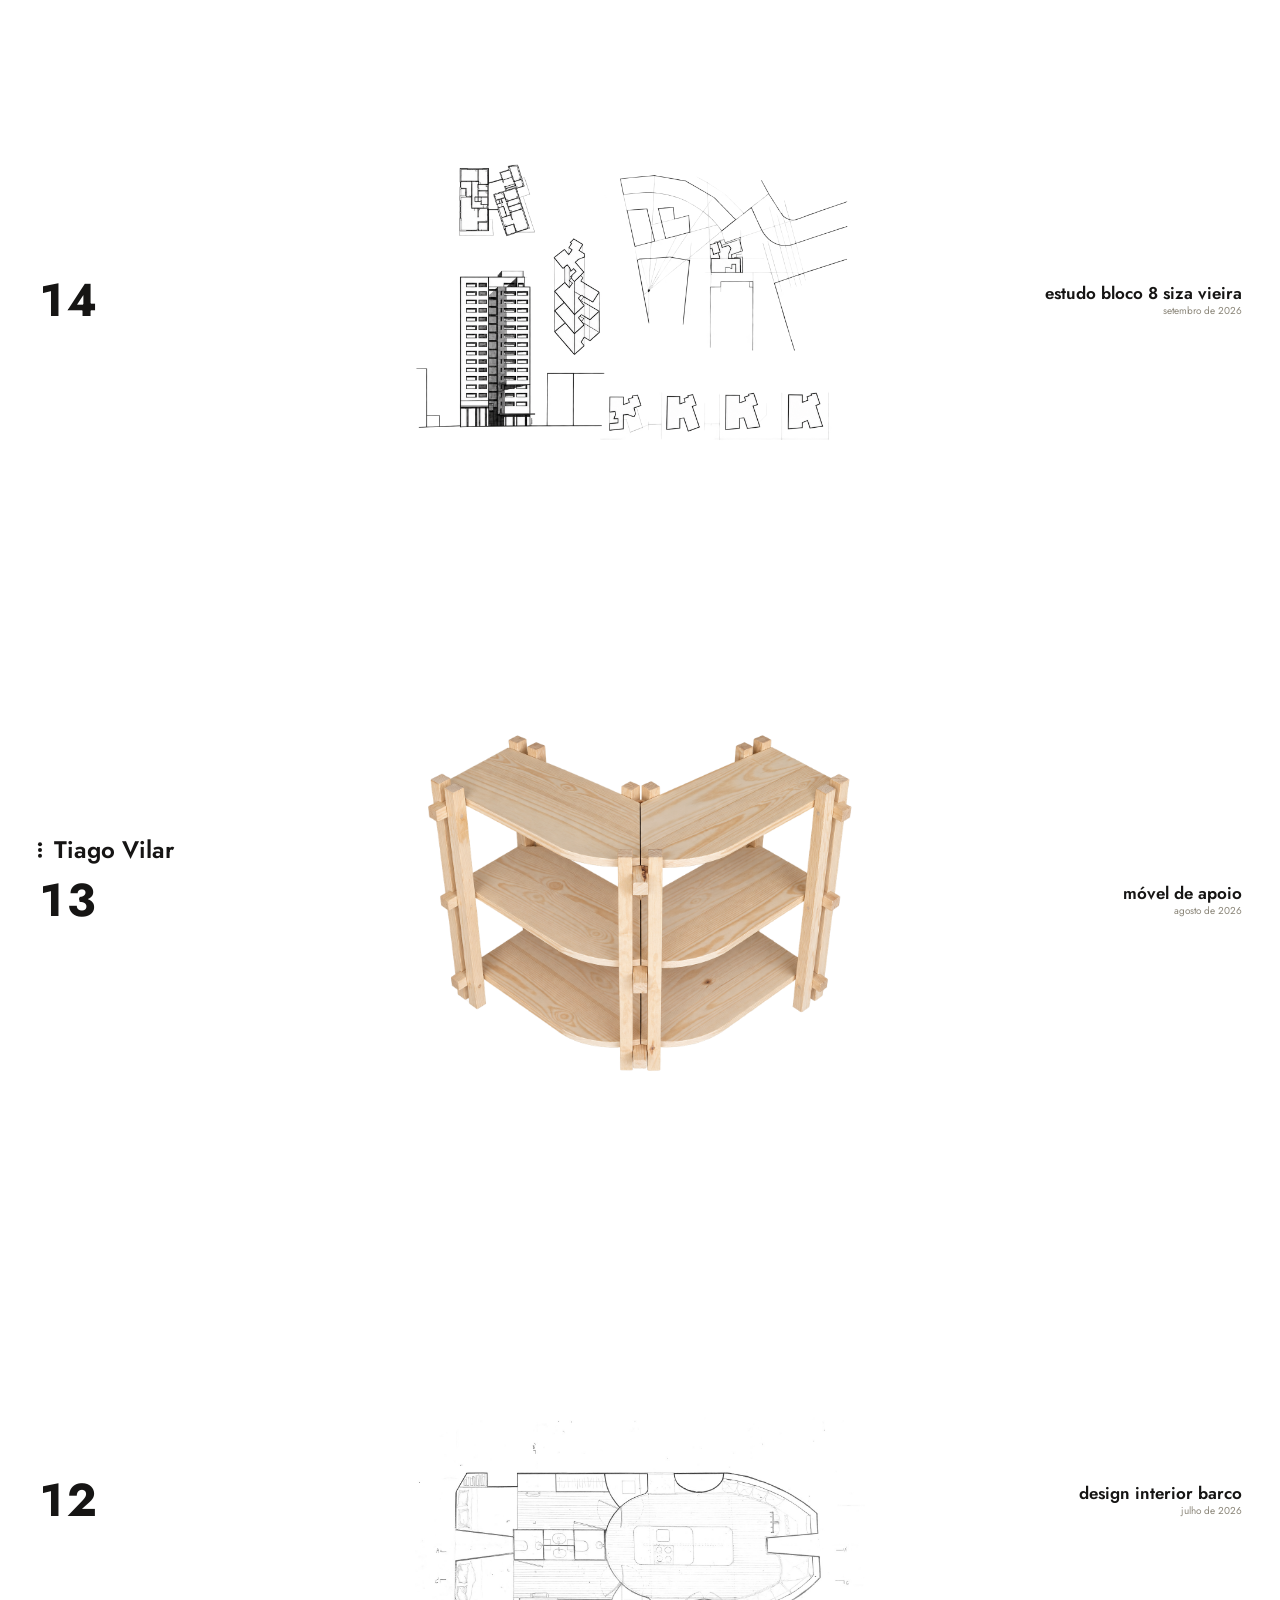
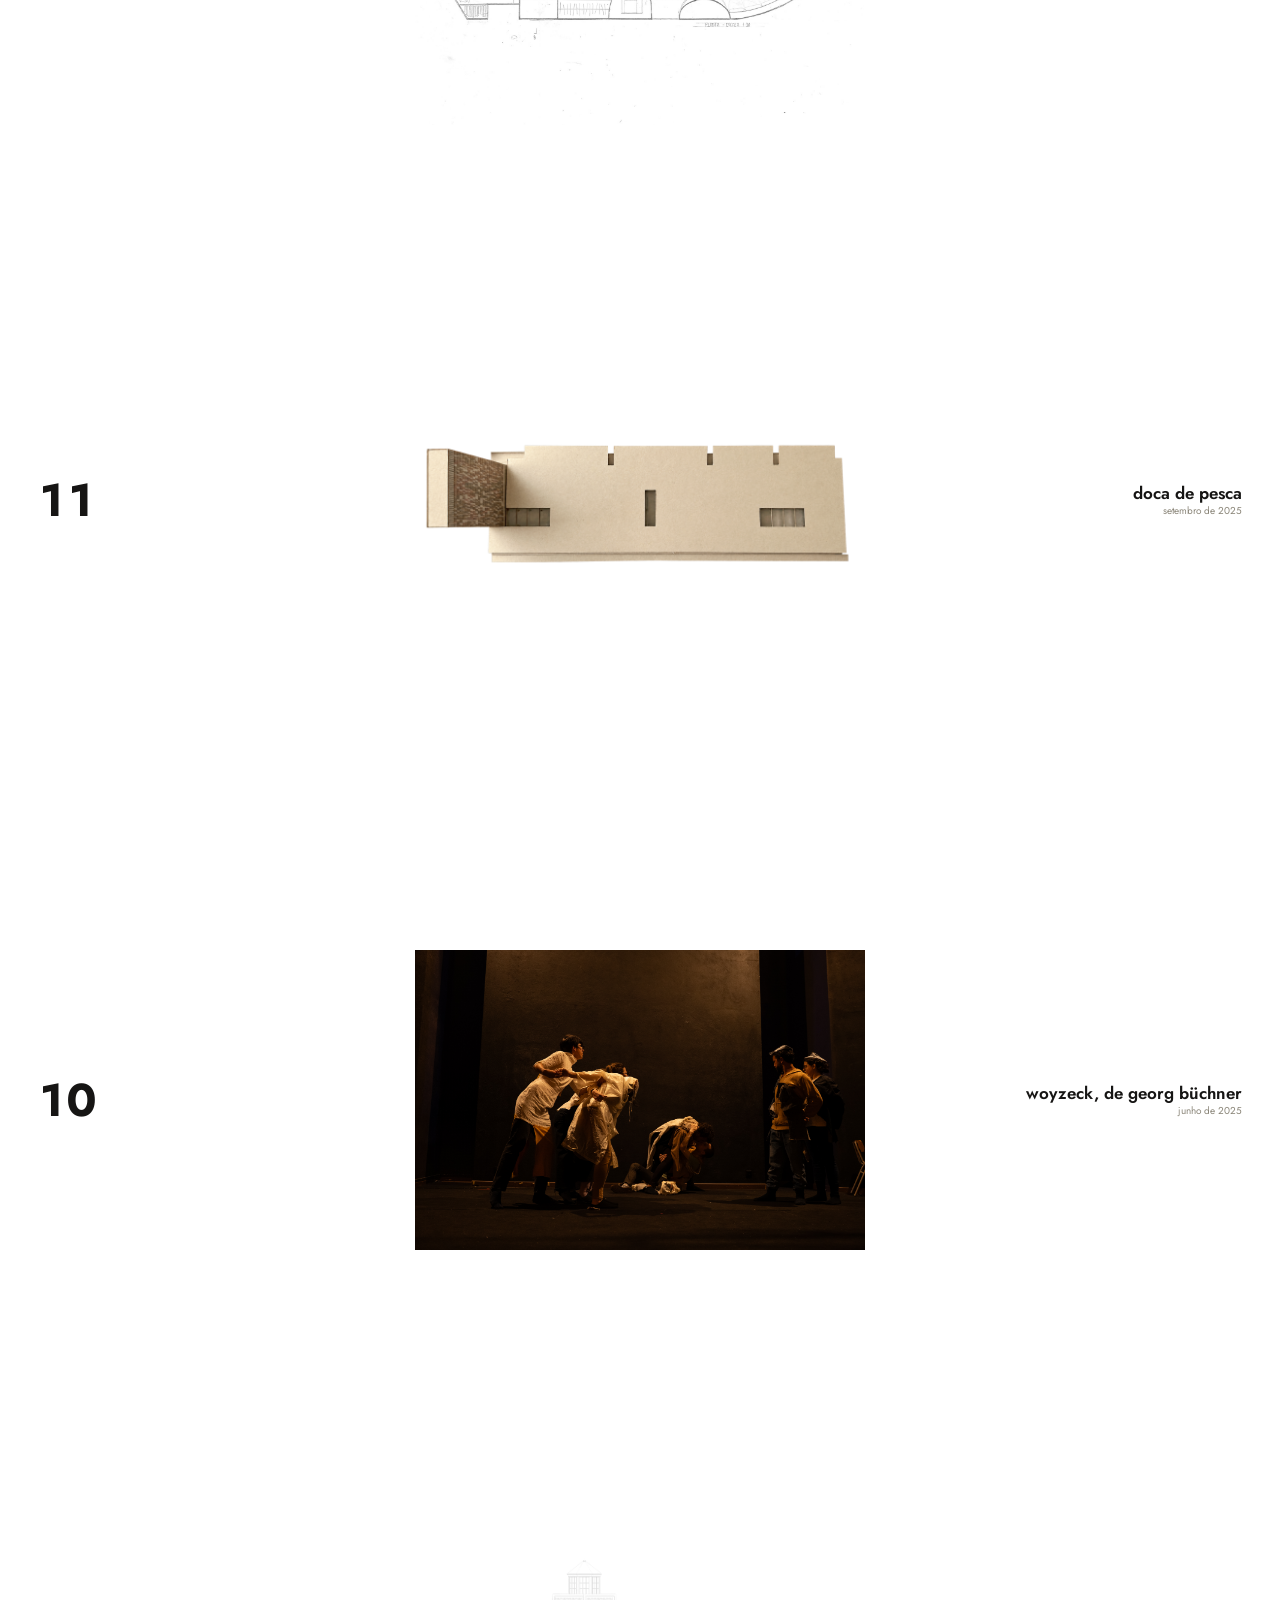
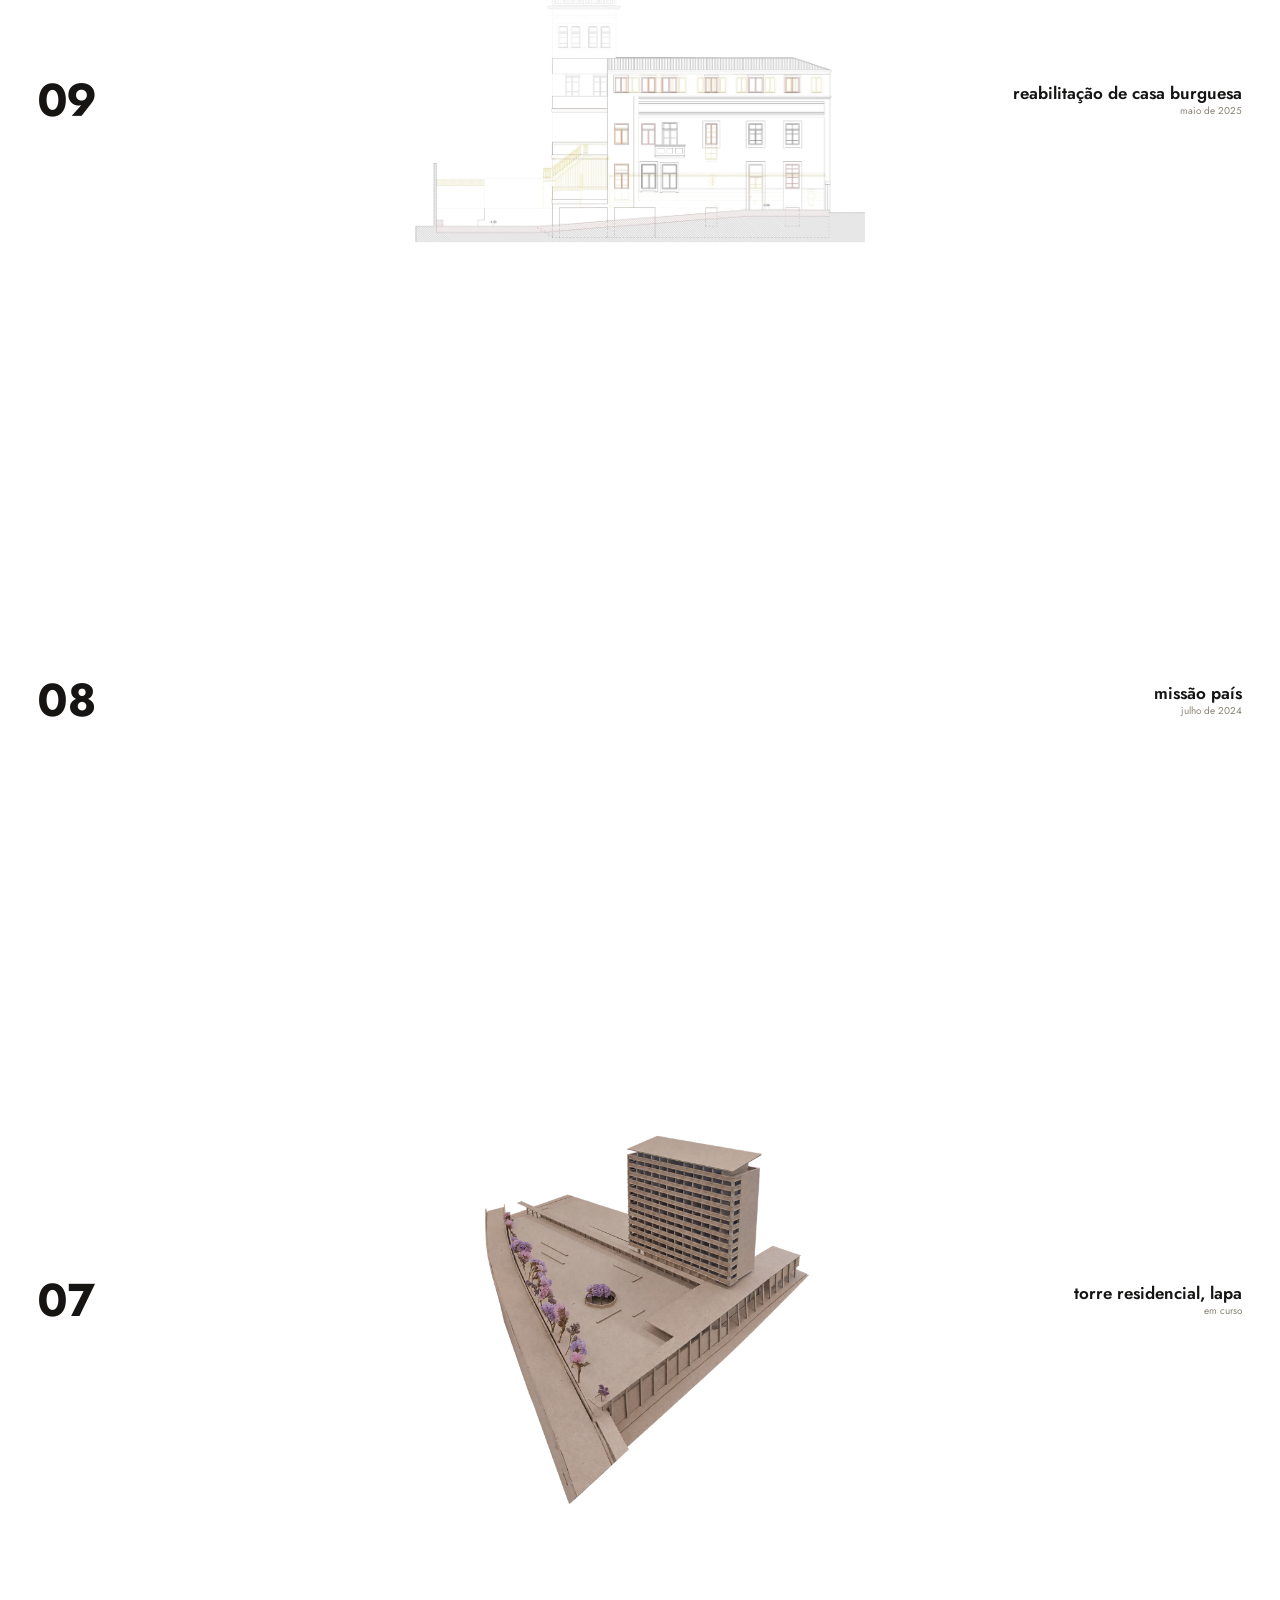
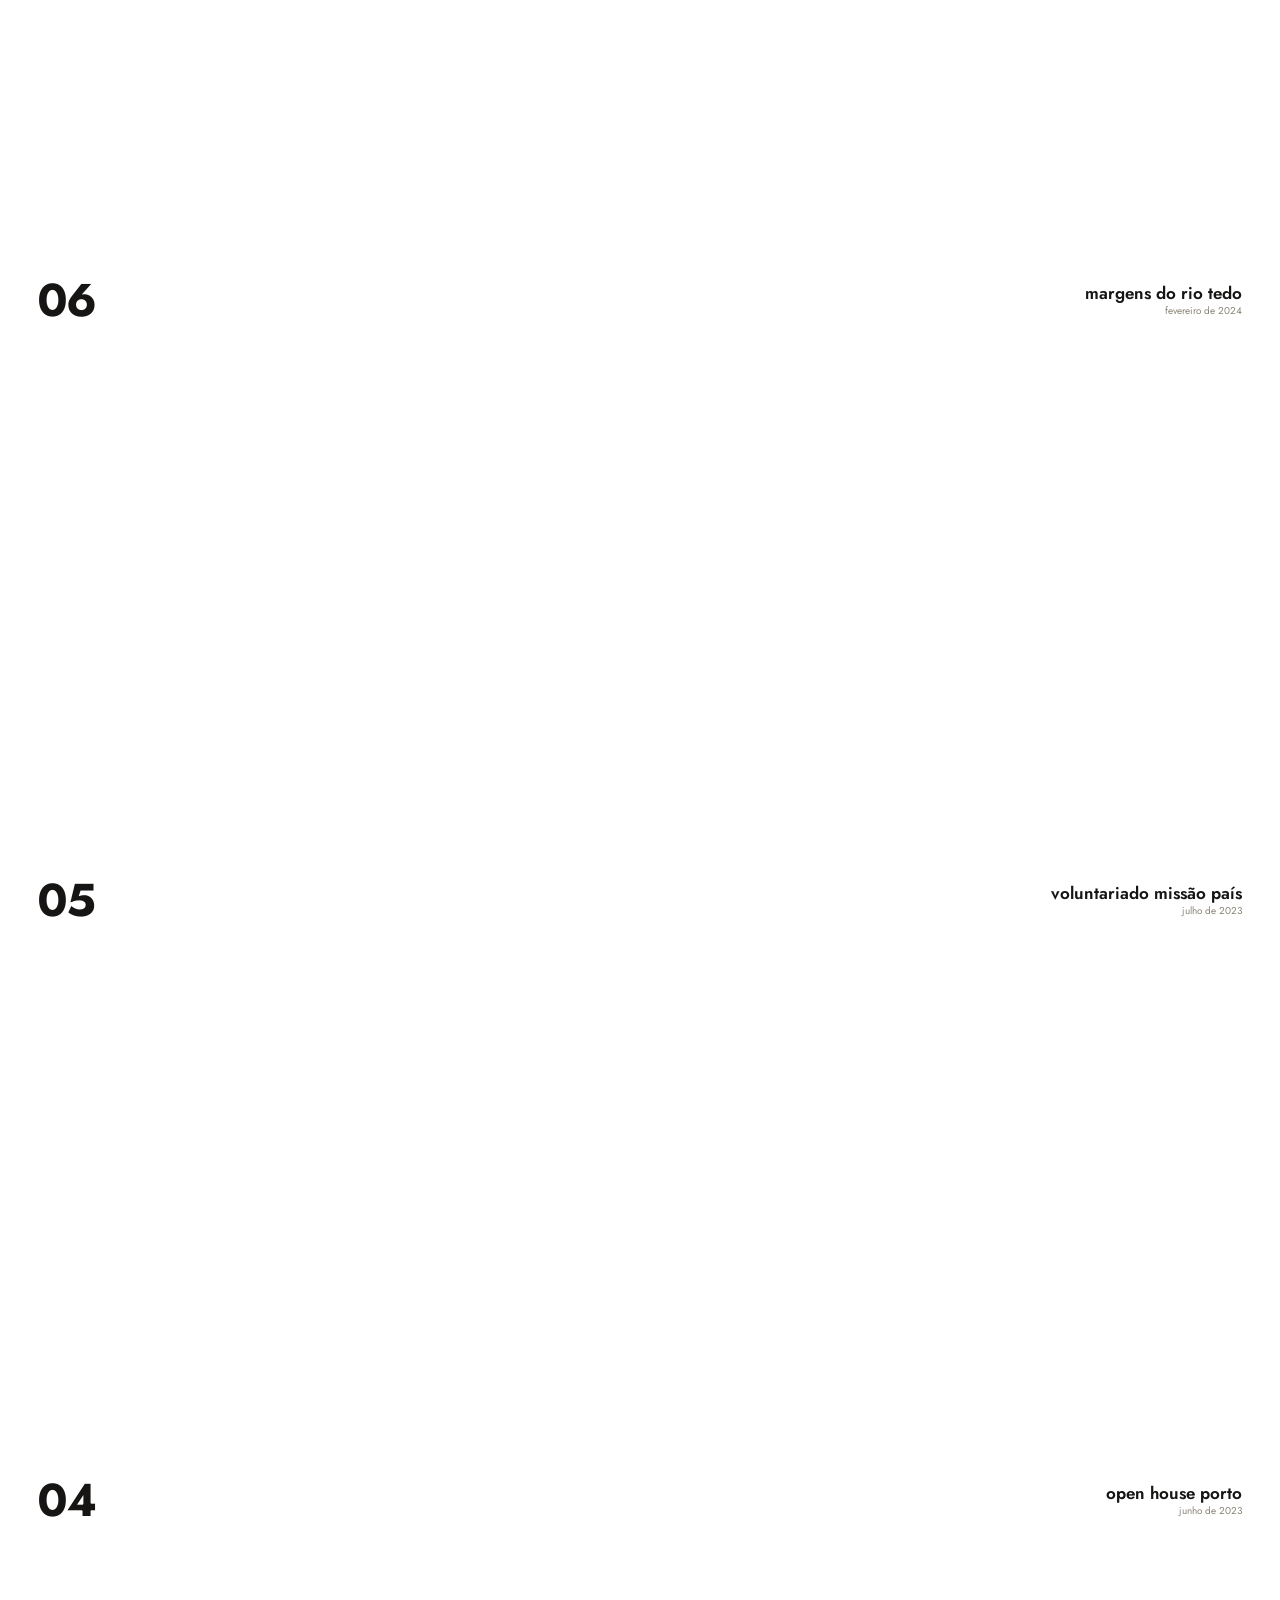
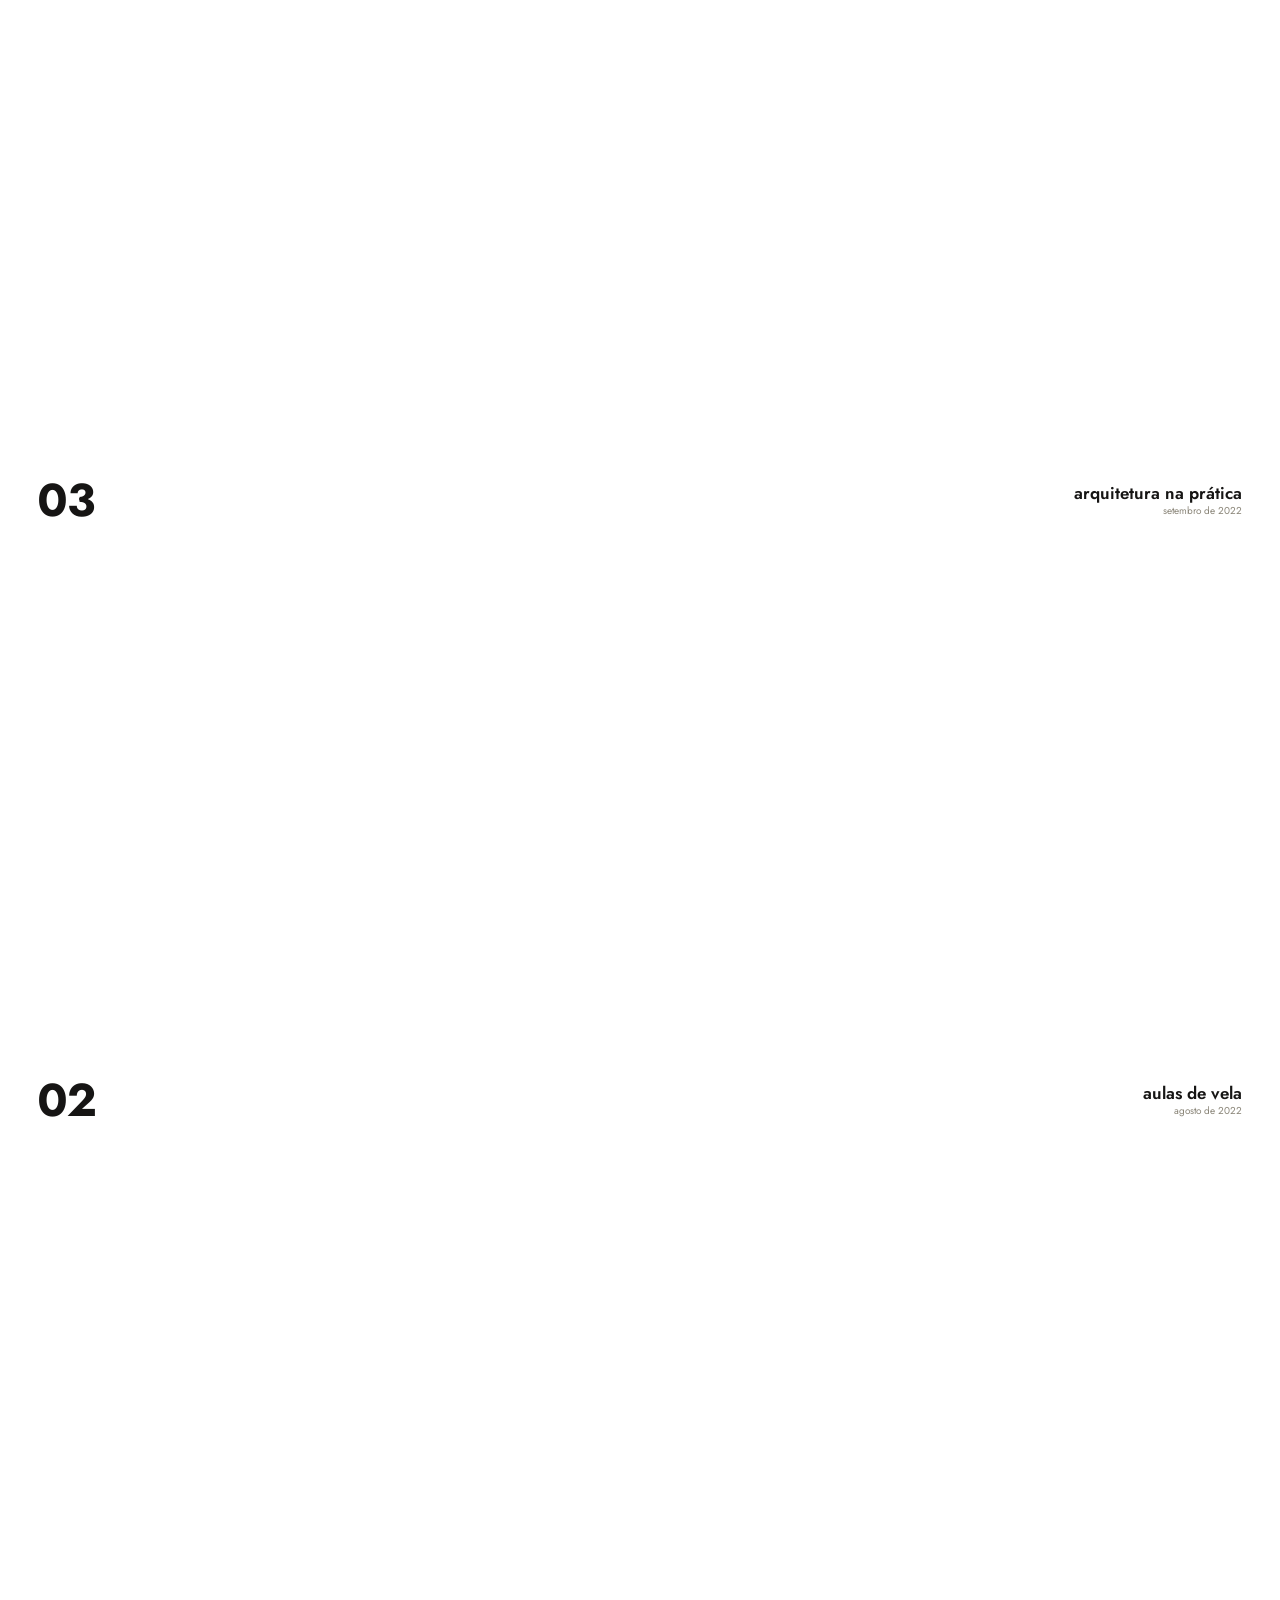
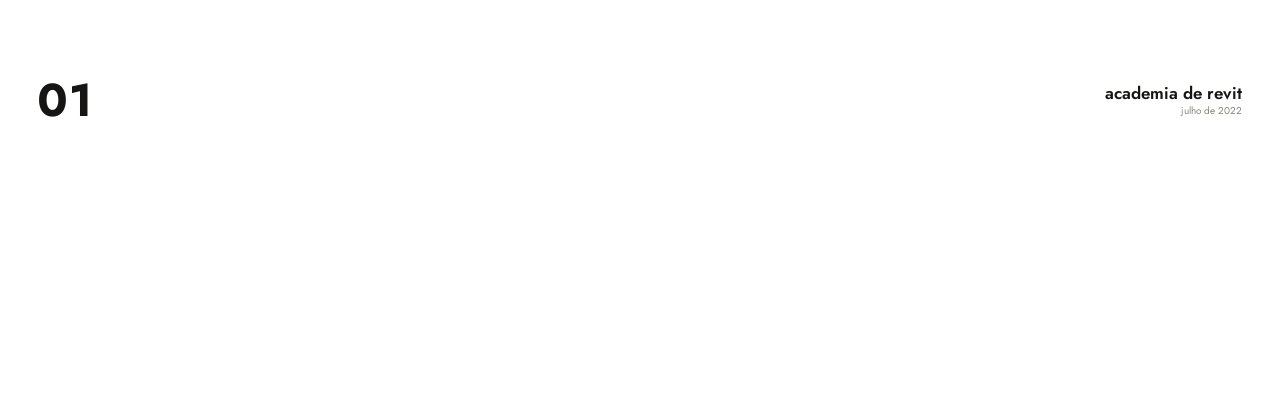
<file: index.html>
<!doctype html>
<html lang="pt">
<head>
<meta charset="utf-8">
<meta name="viewport" content="width=device-width, initial-scale=1">
<title>Tiago Oliveira Ribeiro Vilar</title>
<meta name="description" content="Portefolio de Tiago Oliveira Ribeiro Vilar — arquitetura e outros trabalhos.">
<link rel="preconnect" href="https://fonts.googleapis.com">
<link rel="preconnect" href="https://fonts.gstatic.com" crossorigin>
<link href="https://fonts.googleapis.com/css2?family=Jost:wght@400;500;600;700&display=swap" rel="stylesheet">
<link rel="stylesheet" href="css/style.css">
</head>
<body>

<!-- Projetos: cronologia, mais recente primeiro -->
<main id="projetos"></main>

<!-- Marca fixa: unica navegacao do site, abre o ecra de Sobre Mim + Contacto -->
<button type="button" class="marca" id="marca" aria-expanded="false" aria-controls="perfil"><span class="marca__ponto" aria-hidden="true"></span>Tiago Vilar</button>

<!-- Sobre Mim + Contacto: um ecra sem scroll, fora da cronologia -->
<section class="perfil" id="perfil" hidden>
  <img class="perfil__foto" id="sobre-foto" alt="" hidden>
  <div class="perfil__conteudo">
    <div class="perfil__contacto">
      <p class="etiqueta">contacto</p>
      <ul id="contacto-lista"></ul>
    </div>
    <div class="perfil__sobre">
      <p class="etiqueta">sobre mim</p>
      <p id="sobre-texto"></p>
    </div>
  </div>
</section>

<script src="js/conteudo.js"></script>
<script src="js/home.js"></script>
<script src="js/perfil.js"></script>
</body>
</html>
</file>
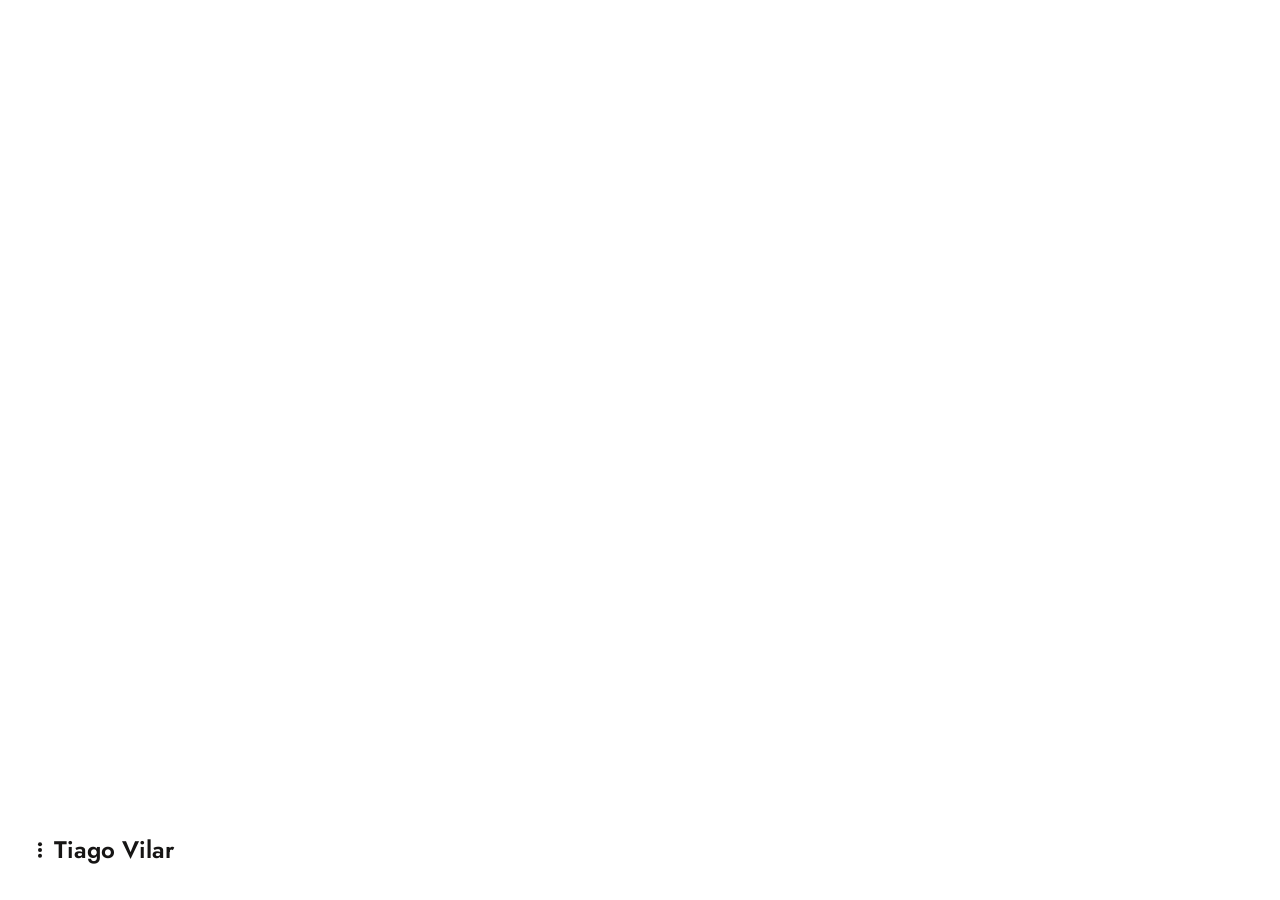
<file: projeto.html>
<!doctype html>
<html lang="pt">
<head>
<meta charset="utf-8">
<meta name="viewport" content="width=device-width, initial-scale=1">
<title>Tiago Oliveira Ribeiro Vilar</title>
<link rel="preconnect" href="https://fonts.googleapis.com">
<link rel="preconnect" href="https://fonts.gstatic.com" crossorigin>
<link href="https://fonts.googleapis.com/css2?family=Jost:wght@400;500;600;700&display=swap" rel="stylesheet">
<link rel="stylesheet" href="css/style.css">
</head>
<body>

<!-- Titulo verdadeiramente fixo: nunca se move enquanto as imagens passam.
     Tambem serve de regresso a home. -->
<!-- Fixo no mesmo sitio do numero do projeto na home, para se perceber que
     se volta para la. -->
<a class="voltar" href="index.html" aria-label="Voltar à home">←</a>

<a class="projeto-titulo" id="titulo" href="index.html"></a>

<div class="pagina-projeto">
  <div class="conteudo">
    <div class="galeria" id="galeria"></div>
    <div class="ficha" id="ficha"></div>
  </div>
</div>

<div class="lightbox" id="lightbox"><span class="recorte lightbox__foto"></span></div>

<!-- Marca fixa: presente em todas as paginas, sempre a frente -->
<button type="button" class="marca" id="marca" aria-expanded="false" aria-controls="perfil"><span class="marca__ponto" aria-hidden="true"></span>Tiago Vilar</button>

<section class="perfil" id="perfil" hidden>
  <img class="perfil__foto" id="sobre-foto" alt="" hidden>
  <div class="perfil__conteudo">
    <div class="perfil__contacto">
      <p class="etiqueta">contacto</p>
      <ul id="contacto-lista"></ul>
    </div>
    <div class="perfil__sobre">
      <p class="etiqueta">sobre mim</p>
      <p id="sobre-texto"></p>
    </div>
  </div>
</section>

<script src="js/conteudo.js"></script>
<script src="js/projeto.js"></script>
<script src="js/perfil.js"></script>
</body>
</html>
</file>
<file: css/style.css>
/* ==========================================================================
   Portfolio — Tiago Oliveira Ribeiro Vilar
   Sistema visual fechado: ver especificacao-portfolio.md
   Regras fortes: sem separadores/linhas em lado nenhum; margem 1cm; titulos
   de projeto sempre em minusculas; imagens de projeto sempre quadradas.
   ========================================================================== */

:root {
  --bg: #FFFFFF;
  --ink: #161514;
  --gray: #8a8578;
  --destaque: #ad0000;   /* usado SO no hover da imagem de um projeto */

  --margem: 1cm;

  /* Home.
     --foto-base e a medida original; a foto mostra-se a 150% dessa base e o
     espaco livre a volta e metade do que era, por isso a altura de cada
     projeto deixa de ser 100vh e passa a ser foto + espaco. */
  --foto-base: min(32vw, 300px);
  --foto-home: min(calc(var(--foto-base) * 1.5), 70vh);
  --espaco-home: calc((100vh - var(--foto-base)) / 4);

  --num-size: clamp(30px, 4.6vw, 46px);
  --nome-size: clamp(14px, 1.6vw, 17px);
  --data-size: clamp(8px, 0.85vw, 10px);

  /* Pagina de projeto */
  --titulo-fixo-size: clamp(12px, 1.3vw, 14px);
  --conteudo-max: 1100px;
  --conteudo-pad: 60px;
  --img-largura: 46%;
  --img-espaco: 48px;
  --ficha-size: clamp(10px, 1.1vw, 12px);

  /* Marca fixa, Sobre e Contacto */
  --marca-size: clamp(18px, 1.9vw, 24px);
  --sobre-size: clamp(8px, 0.9vw, 12px);
  --contacto-size: clamp(9.5px, 1.05vw, 13px);
  --etiqueta-size: clamp(8px, 0.85vw, 11px);
}

*, *::before, *::after { box-sizing: border-box; }

html { scroll-behavior: smooth; }

body {
  margin: 0;
  background: var(--bg);
  color: var(--ink);
  font-family: 'Jost', 'Century Gothic', 'Futura', system-ui, -apple-system, sans-serif;
  font-weight: 400;
  -webkit-font-smoothing: antialiased;
  text-rendering: optimizeLegibility;
}

body.sem-scroll { overflow: hidden; }

a { color: inherit; text-decoration: none; }
img { display: block; max-width: 100%; }

/* Etiqueta pequena reutilizada em Sobre e Contacto */
.etiqueta {
  font-size: var(--etiqueta-size);
  font-weight: 600;
  color: var(--gray);
  text-transform: lowercase;
  margin: 0 0 .7em;
  letter-spacing: .01em;
}

/* ==========================================================================
   MARCA — "Tiago Vilar" fixo no canto inferior esquerdo, sempre a frente,
   independente do scroll. E o unico botao de navegacao do site: abre e fecha
   o ecra de Sobre Mim + Contacto.
   ========================================================================== */

.marca {
  position: fixed;
  left: var(--margem);
  bottom: var(--margem);
  z-index: 60;
  margin: 0;
  padding: 0;
  border: 0;
  background: none;
  font: inherit;
  font-size: var(--marca-size);
  font-weight: 600;
  color: var(--ink);
  cursor: pointer;
  line-height: 1;
  display: inline-flex;
  align-items: center;
}

/* Sinaliza que ha algo por tras do nome, para quem nao conhece o site
   perceber que se pode carregar ali. */
/* Tres pontos na vertical, como reticencias rodadas 90 graus — o elemento
   em si e o ponto do meio, os outros dois vem por box-shadow. */
.marca__ponto {
  display: inline-block;
  width: .16em;
  height: .16em;
  margin-right: .5em;
  border-radius: 50%;
  background: var(--ink);
  box-shadow: 0 -.24em 0 var(--ink), 0 .24em 0 var(--ink);
  flex: none;
}

/* ==========================================================================
   PERFIL — Sobre Mim + Contacto num so ecra, sem scroll, fora da cronologia.
   Aparece por cima de tudo quando se carrega na marca.
   ========================================================================== */

.perfil {
  position: fixed;
  inset: 0;
  z-index: 40;
  background: var(--bg);
  overflow: hidden;
}

.perfil[hidden] { display: none; }

/* Foto de retrato no centro, com texto ao lado direito. */
.perfil {
  display: flex;
  align-items: center;
  justify-content: center;
  gap: 4em;
}

.perfil__foto {
  position: static;
  width: 200px;
  aspect-ratio: 3 / 4;
  object-fit: cover;
  flex-shrink: 0;
}

/* Contacto e Sobre Mim ao lado da foto. */
.perfil__conteudo {
  position: static;
  display: flex;
  flex-direction: column;
  gap: 2.4em;
  max-width: 400px;
}

.perfil__contacto { text-align: left; }
.perfil__contacto ul { list-style: none; margin: 0; padding: 0; }

.perfil__contacto li {
  font-size: var(--contacto-size);
  line-height: 1.5;
}

.perfil__sobre p { margin: 0; }

.perfil__sobre p:last-child {
  font-size: var(--sobre-size);
  line-height: 1.55;
}

/* ==========================================================================
   HOME — lista cronologica de projetos
   Tres elementos posicionados de forma independente (nao grid), para a foto
   ficar no centro real do ecra mesmo com nomes de larguras diferentes.
   ========================================================================== */

.projeto {
  position: relative;
  display: block;
  height: calc(var(--foto-home) + var(--espaco-home));
  overflow: hidden;
}

.projeto__num {
  position: absolute;
  left: var(--margem);
  top: 50%;
  transform: translateY(-50%);
  font-size: var(--num-size);
  font-weight: 700;
  line-height: 1;
  color: var(--ink);
  font-variant-numeric: tabular-nums;
  transition: color .18s ease;
}

/* So a fotografia e clicavel: e o unico elemento dentro do <a>. O numero e o
   nome sao texto solto, nao levam a lado nenhum. */
.projeto__link {
  position: absolute;
  left: 50%;
  top: 50%;
  transform: translate(-50%, -50%);
  width: var(--foto-home);
  display: block;
}

.projeto__foto {
  width: 100%;
  aspect-ratio: 1 / 1;   /* a capa e sempre quadrada */
}

/* Caixa de recorte: fixa a proporcao escolhida no painel e mostra so o pedaco
   da foto que foi selecionado, sem deformar nada. */
.recorte {
  position: relative;
  display: block;
  overflow: hidden;
}

.recorte img {
  position: absolute;
  max-width: none;   /* anula o max-width:100% global, que estragaria a escala */
}

/* Imagem ainda sem enquadramento definido no painel: aparece inteira, nunca
   cortada automaticamente. O corte so acontece se for escolhido no /admin. */
.recorte__cheia {
  inset: 0;
  width: 100%;
  height: 100%;
  object-fit: contain;
}

/* A largura maxima e o espaco que existe MESMO entre o lado direito da foto
   (que esta centrada) e a margem da pagina. Com um valor fixo como 34vw, um
   titulo comprido passava por cima da foto em ecras estreitos — acontecia em
   tablets e janelas pequenas, nao so no telemovel. */
.projeto__info {
  position: absolute;
  right: var(--margem);
  top: 50%;
  transform: translateY(-50%);
  text-align: right;
  max-width: min(34vw, calc(50vw - var(--foto-home) / 2 - var(--margem) - 12px));
}

/* Sao <span> dentro do <a>, por isso precisam mesmo de display:block para a
   data cair por baixo do nome (e para o margin-top pegar). */
.projeto__nome {
  display: block;
  font-size: var(--nome-size);
  font-weight: 600;
  line-height: 1.15;
  text-transform: lowercase;
  transition: color .18s ease;
}

.projeto__data {
  display: block;
  font-size: var(--data-size);
  color: var(--gray);
  line-height: 1.1;
  margin-top: 1px;             /* quase coladas, por decisao de design */
}

/* Vermelho so quando o rato esta mesmo por cima da imagem daquele projeto —
   em mais lado nenhum. Numero e nome mudam os dois. */
.projeto:has(.projeto__foto:hover) .projeto__nome,
.projeto:has(.projeto__foto:hover) .projeto__num { color: var(--destaque); }

/* ==========================================================================
   PAGINA DE PROJETO — scroll normal da pagina, titulo verdadeiramente fixo
   ========================================================================== */

.pagina-projeto { padding: 12vh 0 14vh; }

.projeto-titulo {
  position: fixed;
  top: 50%;
  right: var(--margem);
  transform: translateY(-50%);
  font-size: var(--titulo-fixo-size);
  font-weight: 600;
  text-transform: lowercase;
  z-index: 5;
}

/* No mesmo lugar do numero do projeto na home: discreto, sempre no lugar. */
.voltar {
  position: fixed;
  left: var(--margem);
  top: 50%;
  transform: translateY(-50%);
  font-size: clamp(16px, 1.8vw, 22px);
  color: var(--gray);
  z-index: 5;
  transition: color .18s ease;
}

.voltar:hover { color: var(--ink); }

.conteudo {
  max-width: var(--conteudo-max);
  margin: 0 auto;
  padding: 0 var(--conteudo-pad);
}

.galeria {
  display: flex;
  flex-direction: column;
  align-items: center;
  gap: var(--img-espaco);
}

/* Todas as imagens da galeria tem a mesma largura; so a altura muda conforme
   o recorte escolhido no painel. */
.galeria figure { margin: 0; width: var(--img-largura); }

.galeria img { width: 100%; cursor: zoom-in; }
.galeria .recorte { width: 100%; cursor: zoom-in; }

.galeria figcaption {
  margin-top: .6em;
  font-size: var(--ficha-size);
  color: var(--gray);
}

/* Ficha tecnica — colunas, sem linhas a separar */
.ficha {
  margin-top: calc(var(--img-espaco) * 2.2);
  display: grid;
  grid-template-columns: 2fr 1fr 1fr;
  gap: 40px;
  font-size: var(--ficha-size);
  line-height: 1.35;
}

.ficha h2 {
  grid-column: 1 / -1;
  margin: 0 0 -20px;
  font-size: var(--ficha-size);
  font-weight: 600;
  text-transform: lowercase;
}

.ficha p { margin: 0; }
.ficha dl { margin: 0; }
.ficha dt { color: var(--gray); }
.ficha dd { margin: 0 0 .45em; }

/* Lightbox */
.lightbox {
  position: fixed;
  inset: 0;
  background: var(--bg);
  display: none;
  align-items: center;
  justify-content: center;
  z-index: 70;
  cursor: zoom-out;
  padding: var(--margem);
}

.lightbox.aberta { display: flex; }

/* O tamanho da caixa vem do JS, que ja conhece a proporcao do recorte e
   escolhe o maior que cabe no ecra. Aqui so se garante que nunca transborda. */
.lightbox__foto {
  max-width: 100%;
  max-height: 100%;
}

/* ==========================================================================
   Ecras pequenos — mantem o mesmo desenho, so evita sobreposicoes
   ========================================================================== */

@media (max-width: 640px) {
  :root {
    --margem: .6cm;
    --foto-base: 40vw;
    --conteudo-pad: 24px;
    --img-largura: 78%;
    --sobre-size: 10px;
    --num-size: clamp(22px, 6vw, 30px);
  }

  /* Em ecra estreito os tres elementos deixam de ser posicionados de forma
     independente e passam a uma linha flexivel: o numero e o titulo ocupam o
     que precisam e a foto fica com o espaco que sobra. Posicionados de forma
     independente, o titulo (encostado a direita) entrava por cima da foto
     (centrada), porque nada garantia que os dois nao se cruzassem. */
  .projeto {
    display: flex;
    align-items: center;
    gap: 12px;
    padding: 0 var(--margem);
  }

  .projeto__num,
  .projeto__link,
  .projeto__info {
    position: static;
    transform: none;
    top: auto;
    left: auto;
    right: auto;
  }

  .projeto__num { flex: none; }

  .projeto__link {
    flex: 1 1 auto;
    min-width: 0;                    /* deixa mesmo encolher dentro do flex */
    width: auto;
    max-width: var(--foto-home);     /* nunca maior do que era */
  }

  .projeto__info {
    flex: none;
    max-width: 30vw;
  }

  .ficha { grid-template-columns: 1fr; gap: 24px; }
  .ficha h2 { margin-bottom: 0; }

  /* Pagina de projeto: o titulo fixo e a seta de voltar ficam a meio da
     altura do ecra, por isso tudo o que rola lhes passa por baixo. Num ecra
     largo sobra margem e nao se tocam; num telemovel as imagens chegavam-lhes
     (ate 115px por cima do titulo). Reserva-se uma coluna a cada lado e o
     conteudo passa a viver so no meio. */
  .projeto-titulo {
    max-width: 26vw;
    text-align: right;
  }

  .pagina-projeto .conteudo {
    padding-left: calc(var(--margem) + 28px);
    padding-right: calc(26vw + var(--margem) + 12px);
  }

  .galeria figure { width: 100%; }
}
</file>
